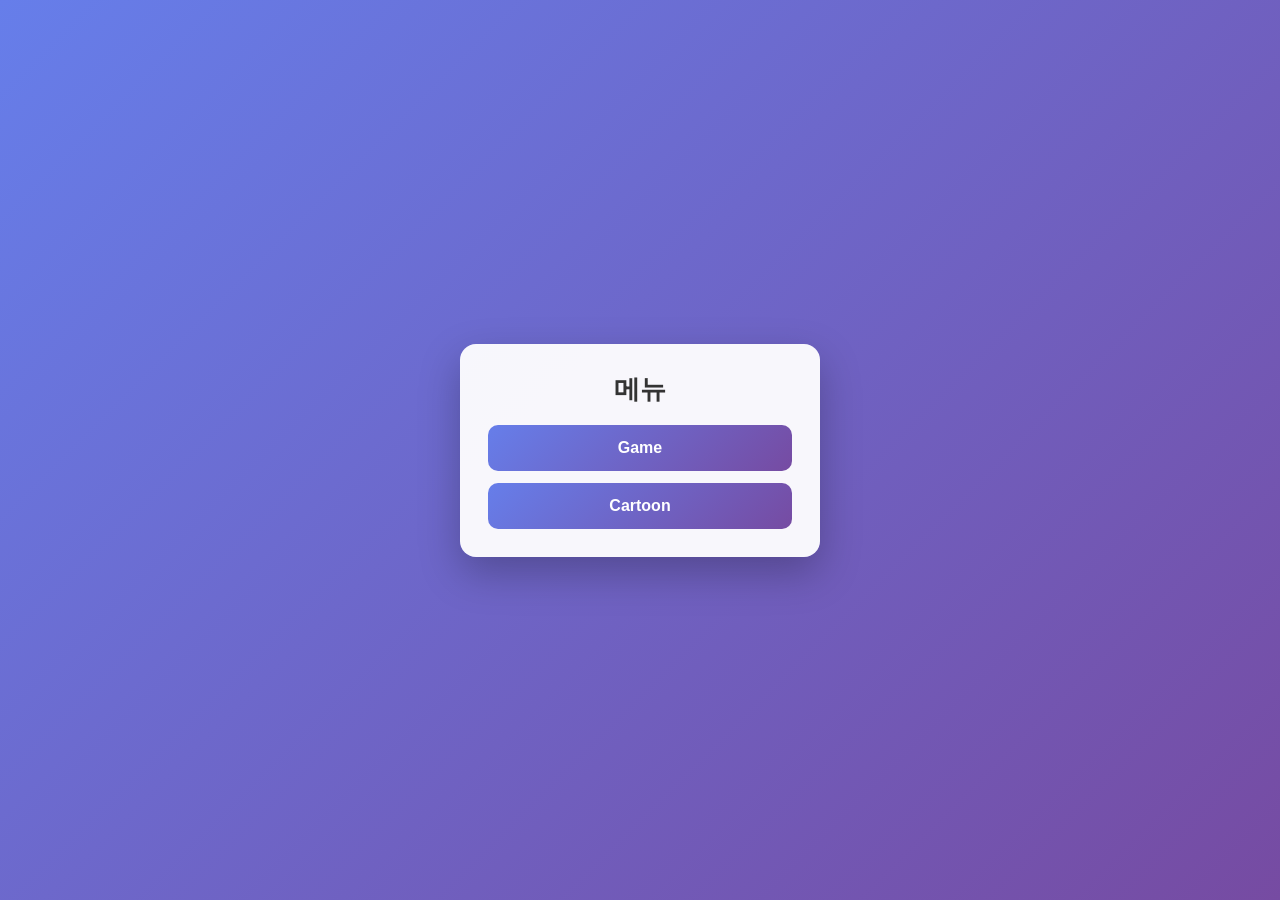
<file: index.html>
<!DOCTYPE html>
<html lang="ko">
<head>
    <meta charset="UTF-8">
    <meta name="viewport" content="width=device-width, initial-scale=1.0">
    <title>메뉴 페이지</title>
    <style>
        * {
            margin: 0;
            padding: 0;
            box-sizing: border-box;
        }

        body {
            font-family: 'Segoe UI', Tahoma, Geneva, Verdana, sans-serif;
            background: linear-gradient(135deg, #667eea 0%, #764ba2 100%);
            min-height: 100vh;
            display: flex;
            justify-content: center;
            align-items: center;
            padding: 20px;
        }

        .menu-container {
            background: rgba(255, 255, 255, 0.95);
            border-radius: 16px;
            padding: 28px;
            width: 100%;
            max-width: 360px;
            box-shadow: 0 16px 40px rgba(0, 0, 0, 0.25);
            text-align: center;
        }

        h1 {
            margin-bottom: 18px;
            color: #333;
            font-size: 26px;
        }

        .menu-links {
            display: grid;
            gap: 12px;
        }

        .menu-link {
            display: block;
            text-decoration: none;
            font-weight: 600;
            color: #fff;
            background: linear-gradient(135deg, #667eea 0%, #764ba2 100%);
            border-radius: 10px;
            padding: 14px 16px;
            transition: transform 0.2s ease;
        }

        .menu-link:hover {
            transform: translateY(-2px);
        }
    </style>
</head>
<body>
    <div class="menu-container">
        <h1>메뉴</h1>
        <div class="menu-links">
            <a class="menu-link" href="game.html">Game</a>
            <a class="menu-link" href="cartoon.html">Cartoon</a>
        </div>
    </div>
</body>
</html>
</file>
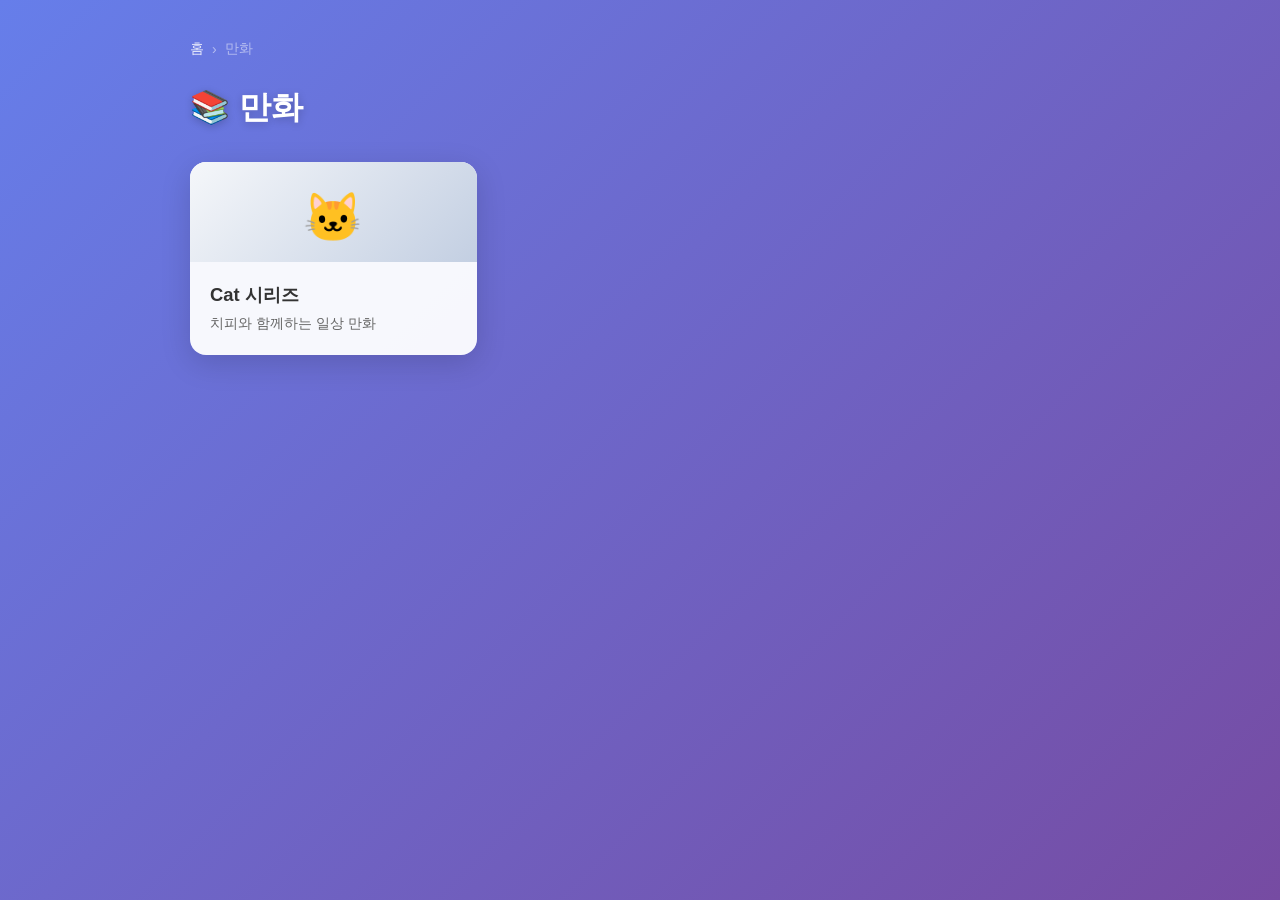
<file: comics/index.html>
<!DOCTYPE html>
<html lang="ko">
<head>
    <meta charset="UTF-8">
    <meta name="viewport" content="width=device-width, initial-scale=1.0">
    <title>만화 - skhx2222</title>
    <link rel="stylesheet" href="../shared.css">
</head>
<body>
    <div class="page-wrapper">
        <nav class="breadcrumb">
            <a href="../">홈</a> <span>›</span> <span>만화</span>
        </nav>
        <h1 class="page-title">📚 만화</h1>
        <div class="card-grid">
            <a href="cat/" class="card">
                <div class="card-icon">🐱</div>
                <div class="card-body">
                    <h2 class="card-title">Cat 시리즈</h2>
                    <p class="card-desc">치피와 함께하는 일상 만화</p>
                </div>
            </a>
        </div>
    </div>
</body>
</html>
</file>
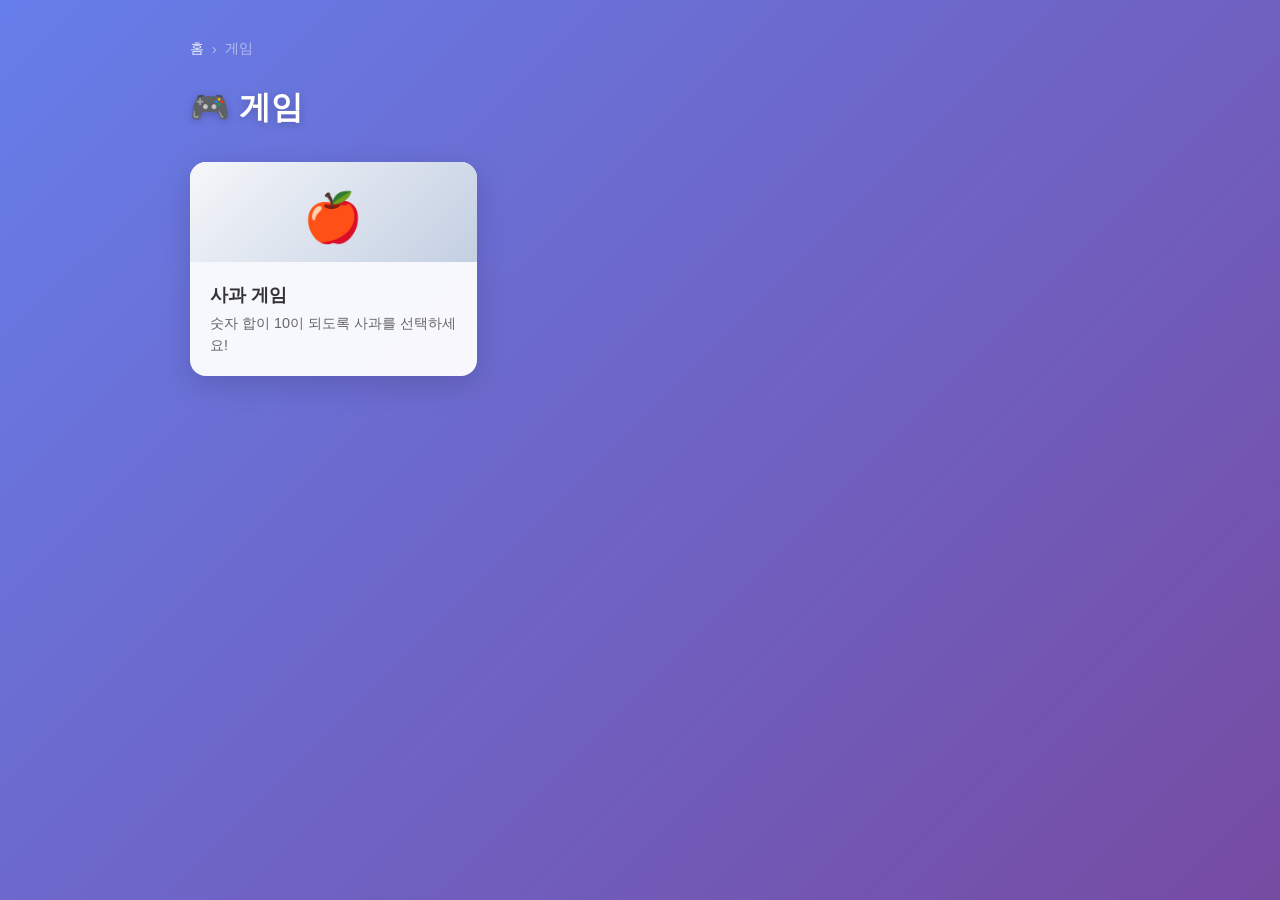
<file: games/index.html>
<!DOCTYPE html>
<html lang="ko">
<head>
    <meta charset="UTF-8">
    <meta name="viewport" content="width=device-width, initial-scale=1.0">
    <title>게임 - skhx2222</title>
    <link rel="stylesheet" href="../shared.css">
</head>
<body>
    <div class="page-wrapper">
        <nav class="breadcrumb">
            <a href="../">홈</a> <span>›</span> <span>게임</span>
        </nav>
        <h1 class="page-title">🎮 게임</h1>
        <div class="card-grid">
            <a href="apple/" class="card">
                <div class="card-icon">🍎</div>
                <div class="card-body">
                    <h2 class="card-title">사과 게임</h2>
                    <p class="card-desc">숫자 합이 10이 되도록 사과를 선택하세요!</p>
                </div>
            </a>
        </div>
    </div>
</body>
</html>
</file>
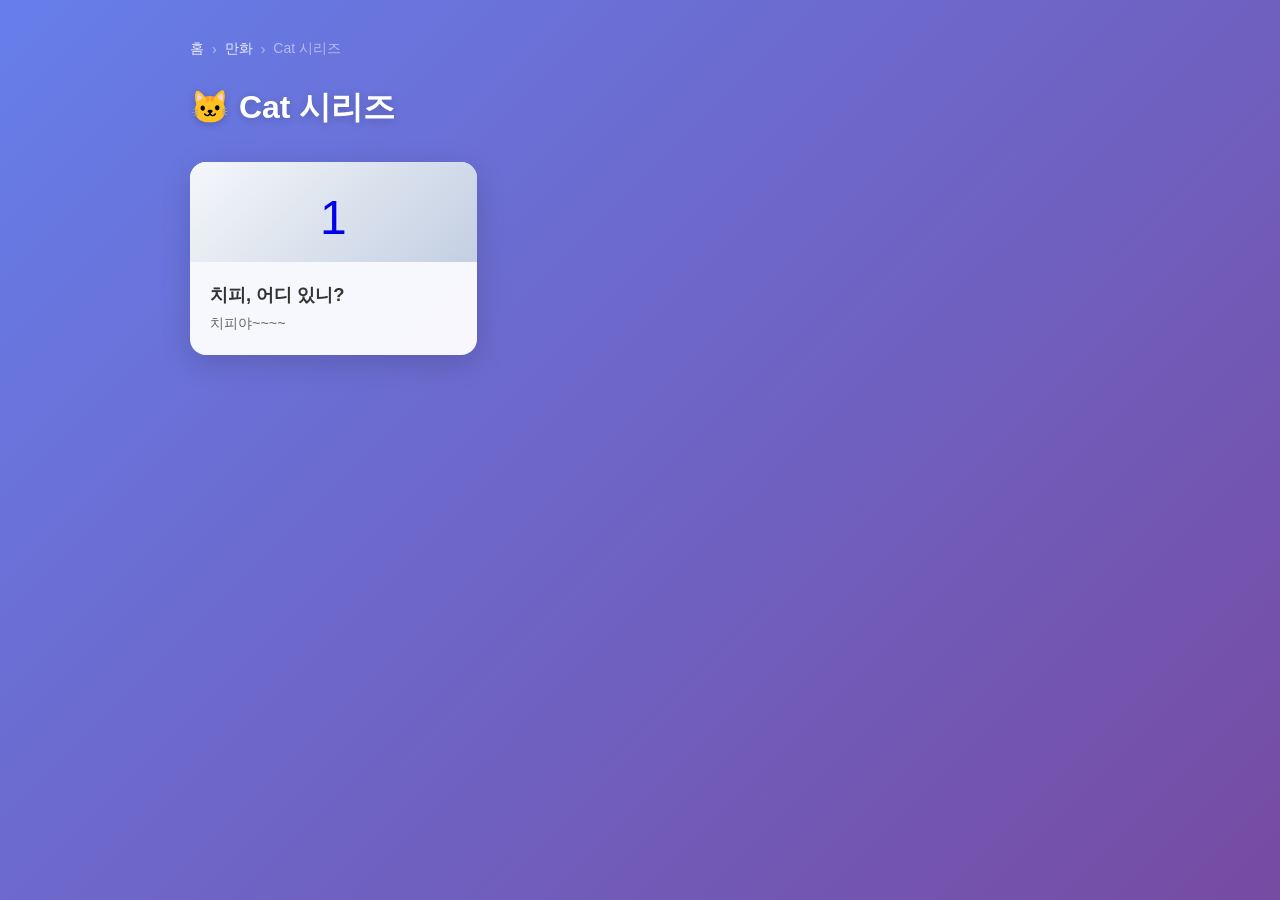
<file: comics/cat/index.html>
<!DOCTYPE html>
<html lang="ko">
<head>
    <meta charset="UTF-8">
    <meta name="viewport" content="width=device-width, initial-scale=1.0">
    <title>Cat 시리즈 - skhx2222</title>
    <link rel="stylesheet" href="../../shared.css">
</head>
<body>
    <div class="page-wrapper">
        <nav class="breadcrumb">
            <a href="../../">홈</a> <span>›</span>
            <a href="../">만화</a> <span>›</span>
            <span>Cat 시리즈</span>
        </nav>
        <h1 class="page-title">🐱 Cat 시리즈</h1>
        <div class="card-grid">
            <a href="1/" class="card">
                <div class="card-icon">1</div>
                <div class="card-body">
                    <h2 class="card-title">치피, 어디 있니?</h2>
                    <p class="card-desc">치피야~~~~</p>
                </div>
            </a>
        </div>
    </div>
</body>
</html>
</file>
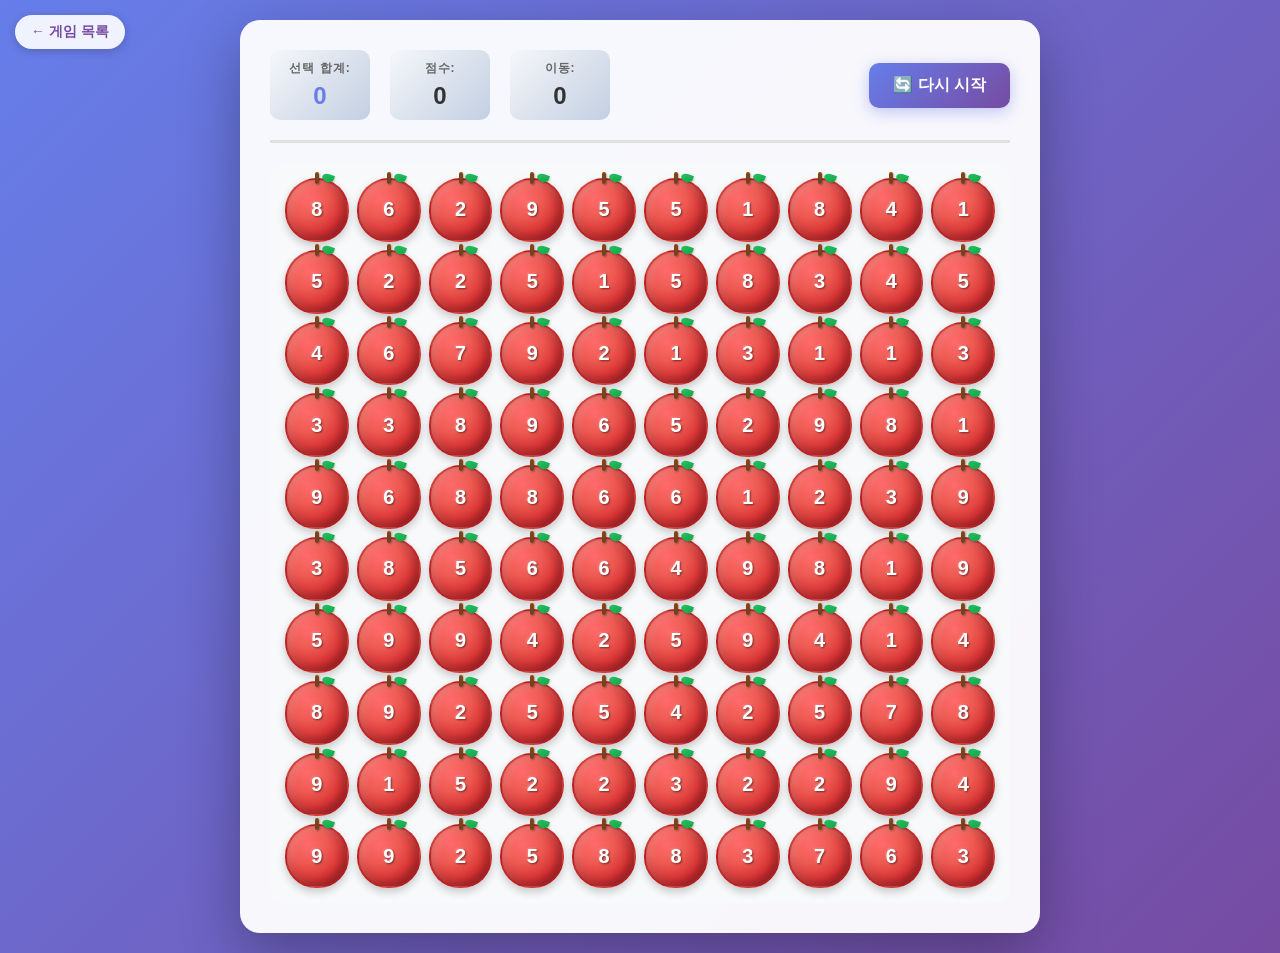
<file: games/apple/index.html>
<!DOCTYPE html>
<html lang="ko">
<head>
    <meta charset="UTF-8">
    <meta name="viewport" content="width=device-width, initial-scale=1.0">
    <title>사과 게임 - Apple Number Game</title>
    <link rel="stylesheet" href="styles.css">
    <style>
        .back-nav {
            position: fixed;
            top: 15px;
            left: 15px;
            z-index: 100;
        }
        .back-btn {
            display: inline-flex;
            align-items: center;
            gap: 6px;
            padding: 8px 16px;
            background: rgba(255,255,255,0.9);
            color: #764ba2;
            font-weight: 600;
            font-size: 14px;
            border-radius: 20px;
            text-decoration: none;
            box-shadow: 0 2px 10px rgba(0,0,0,0.2);
            transition: all 0.2s;
        }
        .back-btn:hover {
            background: white;
            box-shadow: 0 4px 15px rgba(0,0,0,0.3);
        }
    </style>
</head>
<body>
    <nav class="back-nav">
        <a href="../" class="back-btn">← 게임 목록</a>
    </nav>
    <div id="game-container">
        <div id="game-header">
            <div class="info-panel">
                <div id="selection-sum" class="info-item">
                    <span class="info-label">선택 합계:</span>
                    <span id="sum-value" class="info-value">0</span>
                </div>
                <div id="score-display" class="info-item">
                    <span class="info-label">점수:</span>
                    <span id="score-value" class="info-value">0</span>
                </div>
                <div id="moves-display" class="info-item">
                    <span class="info-label">이동:</span>
                    <span id="moves-value" class="info-value">0</span>
                </div>
            </div>
            <button id="restart-button">🔄 다시 시작</button>
        </div>
        <div id="game-grid"></div>
    </div>
    <script src="game.js"></script>
</body>
</html>
</file>
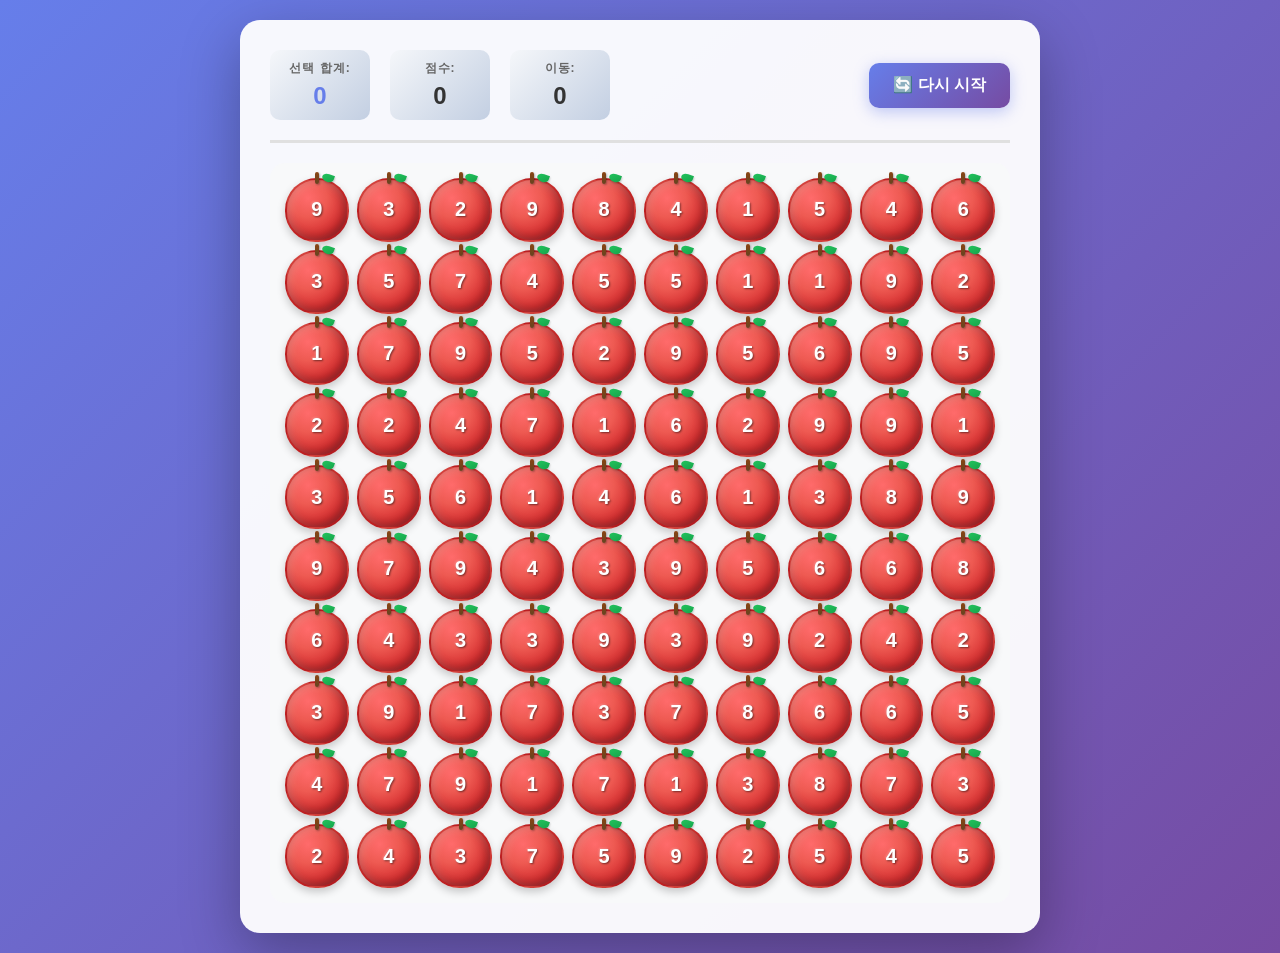
<file: apple-game.html>
<!DOCTYPE html>
<html lang="ko">
<head>
    <meta charset="UTF-8">
    <meta name="viewport" content="width=device-width, initial-scale=1.0">
    <title>사과 게임 - Apple Number Game</title>
    <link rel="stylesheet" href="styles.css">
</head>
<body>
    <div id="game-container">
        <div id="game-header">
            <div class="info-panel">
                <div id="selection-sum" class="info-item">
                    <span class="info-label">선택 합계:</span>
                    <span id="sum-value" class="info-value">0</span>
                </div>
                <div id="score-display" class="info-item">
                    <span class="info-label">점수:</span>
                    <span id="score-value" class="info-value">0</span>
                </div>
                <div id="moves-display" class="info-item">
                    <span class="info-label">이동:</span>
                    <span id="moves-value" class="info-value">0</span>
                </div>
            </div>
            <button id="restart-button">🔄 다시 시작</button>
        </div>
        <div id="game-grid"></div>
    </div>
    <script src="game.js"></script>
</body>
</html>
</file>
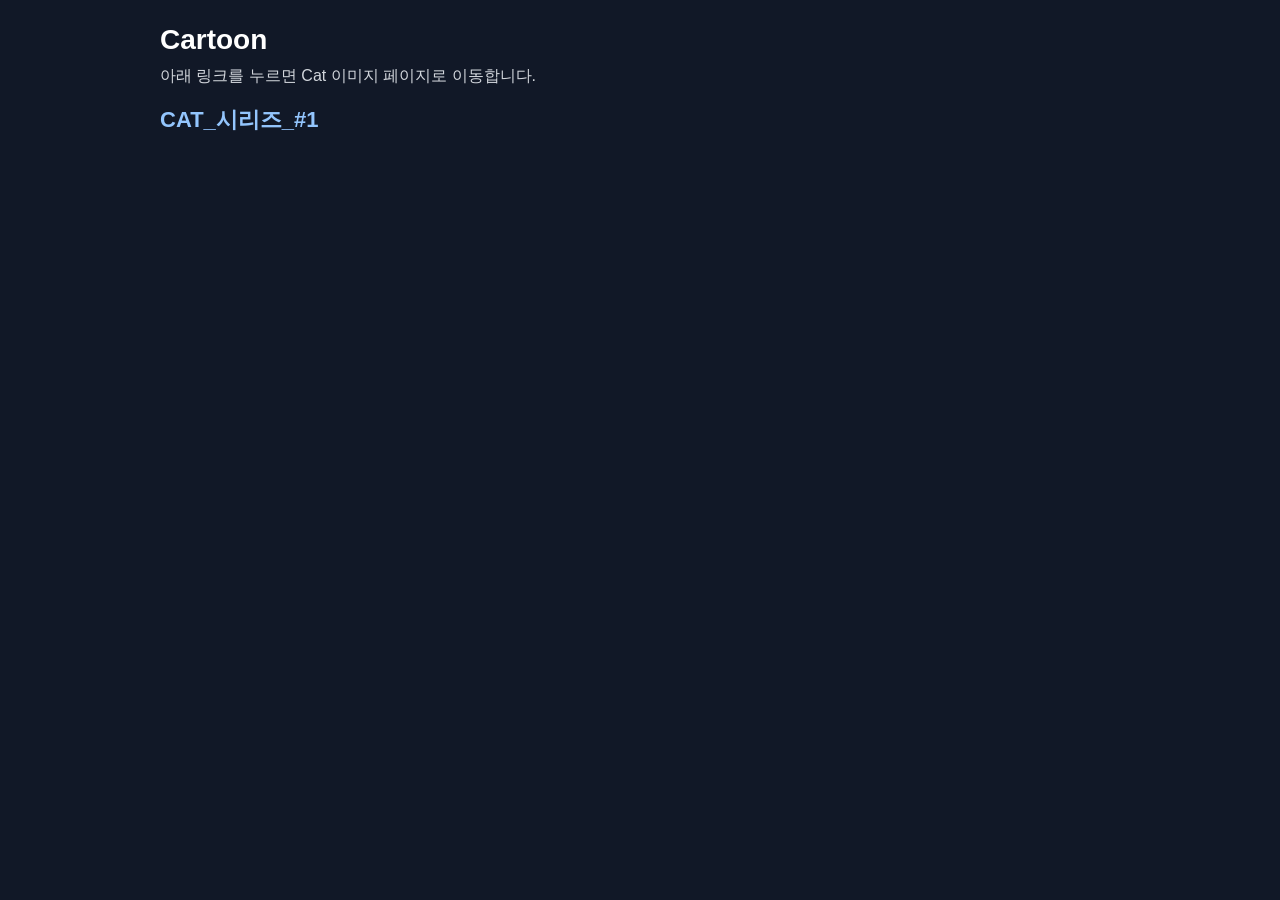
<file: cartoon.html>
<!DOCTYPE html>
<html lang="ko">
<head>
    <meta charset="UTF-8">
    <meta name="viewport" content="width=device-width, initial-scale=1.0">
    <title>Cartoon</title>
    <style>
        * {
            box-sizing: border-box;
            margin: 0;
            padding: 0;
        }

        body {
            font-family: "Segoe UI", Tahoma, Geneva, Verdana, sans-serif;
            min-height: 100vh;
            background: #111827;
            color: #ffffff;
            padding: 24px;
        }

        .wrap {
            width: 100%;
            max-width: 960px;
            margin: 0 auto;
        }

        h1 {
            margin-bottom: 10px;
            font-size: 28px;
        }

        .help-text {
            color: #d1d5db;
            margin-bottom: 10px;
        }

        .series-link {
            display: inline-block;
            margin-top: 8px;
            color: #93c5fd;
            font-size: 22px;
            font-weight: 700;
            text-decoration: none;
        }

        .series-link:hover {
            text-decoration: underline;
        }
    </style>
</head>
<body>
    <main class="wrap">
        <h1>Cartoon</h1>
        <p class="help-text">아래 링크를 누르면 Cat 이미지 페이지로 이동합니다.</p>
        <a class="series-link" href="/images/cartoon_cat_1_260723.png">CAT_시리즈_#1</a>
    </main>
</body>
</html>
</file>
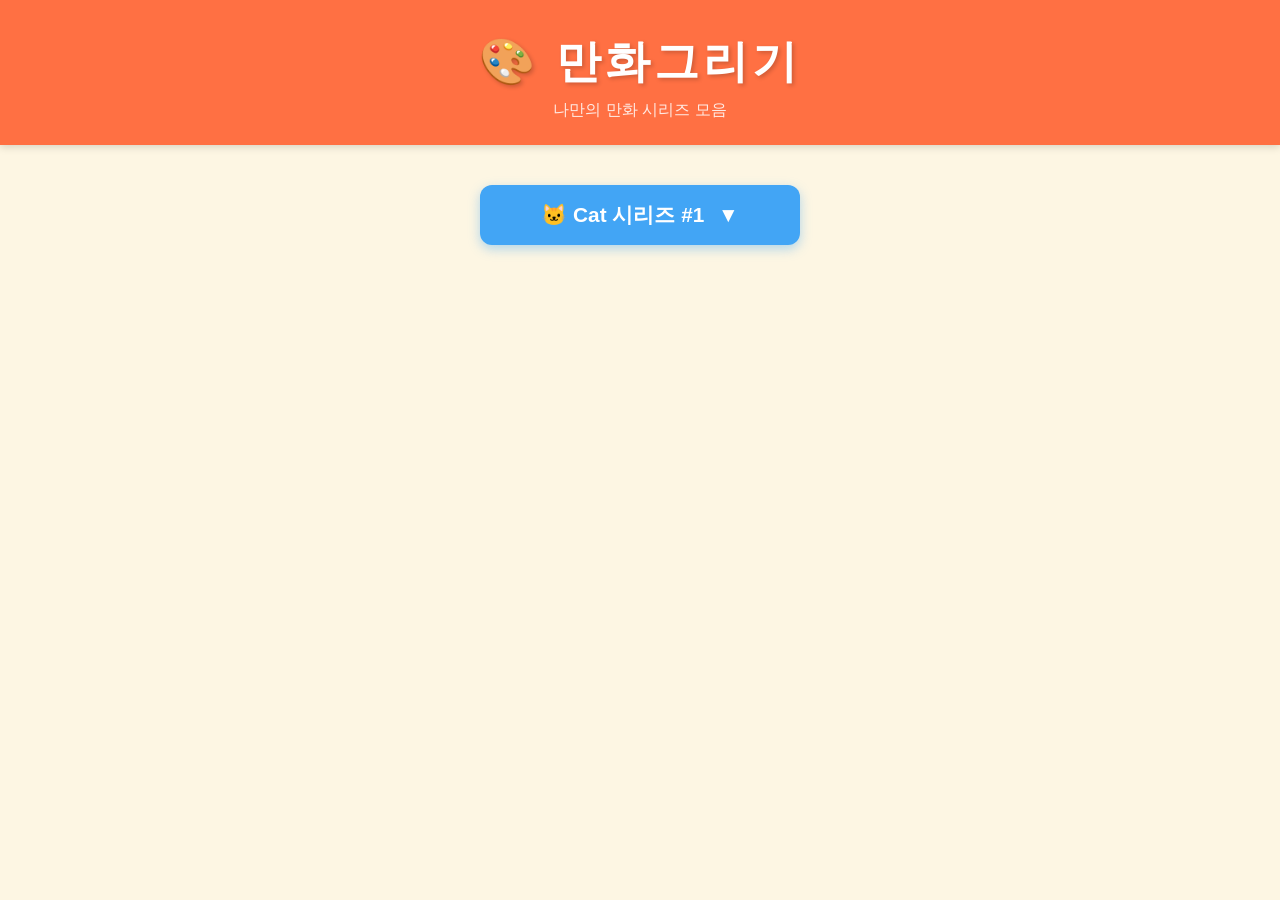
<file: comics.html>
<!DOCTYPE html>
<html lang="ko">
<head>
    <meta charset="UTF-8">
    <meta name="viewport" content="width=device-width, initial-scale=1.0">
    <title>만화그리기</title>
    <style>
        * {
            box-sizing: border-box;
            margin: 0;
            padding: 0;
        }

        body {
            font-family: 'Segoe UI', sans-serif;
            background: #fdf6e3;
            color: #333;
            min-height: 100vh;
        }

        header {
            background: #ff7043;
            color: white;
            text-align: center;
            padding: 32px 16px 24px;
            box-shadow: 0 2px 8px rgba(0,0,0,0.15);
        }

        header h1 {
            font-size: 2.8rem;
            letter-spacing: 4px;
            text-shadow: 2px 2px 4px rgba(0,0,0,0.2);
        }

        header p {
            margin-top: 8px;
            font-size: 1rem;
            opacity: 0.85;
        }

        main {
            max-width: 900px;
            margin: 40px auto;
            padding: 0 16px;
        }

        .series-btn {
            display: block;
            width: 100%;
            max-width: 320px;
            margin: 0 auto 32px;
            padding: 16px 32px;
            font-size: 1.3rem;
            font-weight: bold;
            color: white;
            background: #42a5f5;
            border: none;
            border-radius: 12px;
            cursor: pointer;
            box-shadow: 0 4px 12px rgba(66,165,245,0.4);
            transition: background 0.2s, transform 0.1s;
        }

        .series-btn:hover {
            background: #1e88e5;
            transform: translateY(-2px);
        }

        .series-btn:active {
            transform: translateY(0);
        }

        .series-btn .arrow {
            margin-left: 8px;
            display: inline-block;
            transition: transform 0.3s;
        }

        .series-btn.open .arrow {
            transform: rotate(180deg);
        }

        #cat1-gallery {
            display: none;
            animation: fadeIn 0.35s ease;
        }

        #cat1-gallery.visible {
            display: block;
        }

        @keyframes fadeIn {
            from { opacity: 0; transform: translateY(10px); }
            to   { opacity: 1; transform: translateY(0); }
        }

        .gallery-grid {
            display: grid;
            grid-template-columns: repeat(auto-fill, minmax(260px, 1fr));
            gap: 20px;
            margin-top: 8px;
        }

        .comic-panel {
            background: white;
            border: 3px solid #333;
            border-radius: 8px;
            overflow: hidden;
            box-shadow: 4px 4px 0 #333;
        }

        .comic-panel img {
            width: 100%;
            height: auto;
            display: block;
        }

        .comic-panel .caption {
            padding: 10px 14px;
            font-size: 0.9rem;
            font-weight: bold;
            border-top: 2px solid #eee;
            text-align: center;
            background: #fffde7;
        }

        .placeholder {
            width: 100%;
            aspect-ratio: 3/4;
            background: repeating-linear-gradient(
                45deg,
                #f5f5f5,
                #f5f5f5 10px,
                #eeeeee 10px,
                #eeeeee 20px
            );
            display: flex;
            align-items: center;
            justify-content: center;
            font-size: 2.5rem;
            color: #bbb;
        }
    </style>
</head>
<body>

<header>
    <h1>🎨 만화그리기</h1>
    <p>나만의 만화 시리즈 모음</p>
</header>

<main>
    <button class="series-btn" id="cat1-btn" onclick="toggleGallery()">
        🐱 Cat 시리즈 #1 <span class="arrow">▼</span>
    </button>

    <div id="cat1-gallery">
        <div class="gallery-grid" id="gallery-grid">
            <!-- 이미지가 추가되면 자동으로 표시됩니다 -->
        </div>
    </div>
</main>

<script>
    // 이미지 목록: comics/cat1/ 폴더에 이미지를 추가하면 여기에 경로를 넣어주세요.
    // 예: { src: 'comics/cat1/page1.jpg', caption: '1페이지' }
    const cat1Images = [
        // { src: 'comics/cat1/page1.jpg', caption: '1페이지' },
        // { src: 'comics/cat1/page2.jpg', caption: '2페이지' },
    ];

    function buildGallery() {
        const grid = document.getElementById('gallery-grid');
        if (cat1Images.length === 0) {
            grid.innerHTML = '<p style="text-align:center;color:#999;padding:40px 0;font-size:1.1rem;">🖼️ 이미지를 준비 중입니다...</p>';
            return;
        }
        cat1Images.forEach(img => {
            const panel = document.createElement('div');
            panel.className = 'comic-panel';
            panel.innerHTML = `
                <img src="${img.src}" alt="${img.caption}" loading="lazy">
                <div class="caption">${img.caption}</div>
            `;
            grid.appendChild(panel);
        });
    }

    function toggleGallery() {
        const gallery = document.getElementById('cat1-gallery');
        const btn = document.getElementById('cat1-btn');
        const isOpen = gallery.classList.contains('visible');
        if (isOpen) {
            gallery.classList.remove('visible');
            btn.classList.remove('open');
        } else {
            gallery.classList.add('visible');
            btn.classList.add('open');
        }
    }

    buildGallery();
</script>

</body>
</html>
</file>
<file: shared.css>
* {
    margin: 0;
    padding: 0;
    box-sizing: border-box;
}

body {
    font-family: 'Segoe UI', Tahoma, Geneva, Verdana, sans-serif;
    background: linear-gradient(135deg, #667eea 0%, #764ba2 100%);
    min-height: 100vh;
    padding: 40px 20px;
}

.page-wrapper {
    max-width: 900px;
    margin: 0 auto;
}

/* Breadcrumb */
.breadcrumb {
    display: flex;
    align-items: center;
    gap: 8px;
    margin-bottom: 28px;
    font-size: 14px;
    color: rgba(255, 255, 255, 0.8);
}

.breadcrumb a {
    color: rgba(255, 255, 255, 0.85);
    text-decoration: none;
    font-weight: 500;
    transition: color 0.2s;
}

.breadcrumb a:hover {
    color: white;
    text-decoration: underline;
}

.breadcrumb span:not(a) {
    color: rgba(255, 255, 255, 0.5);
}

/* Page title */
.page-title {
    font-size: 2rem;
    font-weight: 700;
    color: white;
    margin-bottom: 32px;
    text-shadow: 0 2px 8px rgba(0, 0, 0, 0.2);
}

/* Card grid */
.card-grid {
    display: grid;
    grid-template-columns: repeat(auto-fill, minmax(240px, 1fr));
    gap: 20px;
}

.card {
    display: flex;
    flex-direction: column;
    background: rgba(255, 255, 255, 0.95);
    border-radius: 16px;
    overflow: hidden;
    text-decoration: none;
    box-shadow: 0 8px 30px rgba(0, 0, 0, 0.15);
    transition: transform 0.25s ease, box-shadow 0.25s ease;
}

.card:hover {
    transform: translateY(-6px);
    box-shadow: 0 16px 40px rgba(0, 0, 0, 0.25);
}

.card-icon {
    display: flex;
    align-items: center;
    justify-content: center;
    font-size: 3rem;
    padding: 32px 20px 20px;
    background: linear-gradient(135deg, #f5f7fa 0%, #c3cfe2 100%);
    line-height: 1;
}

.card-body {
    padding: 20px;
}

.card-title {
    font-size: 1.15rem;
    font-weight: 700;
    color: #333;
    margin-bottom: 6px;
}

.card-desc {
    font-size: 0.9rem;
    color: #666;
    line-height: 1.5;
}

@media (max-width: 480px) {
    body {
        padding: 24px 16px;
    }

    .page-title {
        font-size: 1.5rem;
    }

    .card-grid {
        grid-template-columns: 1fr;
    }
}
</file>
<file: games/apple/styles.css>
* {
    margin: 0;
    padding: 0;
    box-sizing: border-box;
}

body {
    font-family: 'Segoe UI', Tahoma, Geneva, Verdana, sans-serif;
    background: linear-gradient(135deg, #667eea 0%, #764ba2 100%);
    min-height: 100vh;
    display: flex;
    justify-content: center;
    align-items: center;
    padding: 20px;
}

#game-container {
    background: rgba(255, 255, 255, 0.95);
    border-radius: 20px;
    padding: 30px;
    box-shadow: 0 20px 60px rgba(0, 0, 0, 0.3);
    max-width: 800px;
    width: 100%;
}

#game-header {
    display: flex;
    justify-content: space-between;
    align-items: center;
    margin-bottom: 20px;
    padding-bottom: 20px;
    border-bottom: 3px solid #e0e0e0;
}

.info-panel {
    display: flex;
    gap: 20px;
    flex-wrap: wrap;
}

.info-item {
    display: flex;
    flex-direction: column;
    align-items: center;
    padding: 10px 15px;
    background: linear-gradient(135deg, #f5f7fa 0%, #c3cfe2 100%);
    border-radius: 10px;
    min-width: 100px;
}

.info-label {
    font-size: 12px;
    color: #666;
    font-weight: 600;
    text-transform: uppercase;
    letter-spacing: 1px;
    margin-bottom: 5px;
}

.info-value {
    font-size: 24px;
    font-weight: bold;
    color: #333;
}

#selection-sum .info-value {
    color: #667eea;
    transition: all 0.3s ease;
}

#selection-sum.sum-valid .info-value {
    color: #10b981;
    transform: scale(1.1);
}

#selection-sum.sum-invalid .info-value {
    color: #ef4444;
}

#restart-button {
    padding: 12px 24px;
    font-size: 16px;
    font-weight: 600;
    background: linear-gradient(135deg, #667eea 0%, #764ba2 100%);
    color: white;
    border: none;
    border-radius: 10px;
    cursor: pointer;
    transition: all 0.3s ease;
    box-shadow: 0 4px 15px rgba(102, 126, 234, 0.4);
}

#restart-button:hover {
    transform: translateY(-2px);
    box-shadow: 0 6px 20px rgba(102, 126, 234, 0.6);
}

#restart-button:active {
    transform: translateY(0);
}

#game-grid {
    display: grid;
    grid-template-columns: repeat(10, 1fr);
    gap: 8px;
    background: #f8f9fa;
    padding: 15px;
    border-radius: 15px;
    user-select: none;
}

.apple {
    aspect-ratio: 1;
    display: flex;
    align-items: center;
    justify-content: center;
    position: relative;
    cursor: pointer;
    border-radius: 50% 50% 48% 48%;
    background: radial-gradient(circle at 35% 30%, #ff6b6b, #ee5a52, #d63031, #a71d2a);
    box-shadow: 
        inset -3px -3px 10px rgba(0, 0, 0, 0.3),
        inset 3px 3px 10px rgba(255, 255, 255, 0.2),
        0 4px 8px rgba(0, 0, 0, 0.2);
    transition: all 0.2s ease;
    border: 2px solid rgba(139, 0, 0, 0.3);
}

.apple::before {
    content: '';
    position: absolute;
    top: -8px;
    left: 50%;
    transform: translateX(-50%);
    width: 4px;
    height: 12px;
    background: linear-gradient(to bottom, #8b4513, #654321);
    border-radius: 2px;
    box-shadow: 1px 1px 2px rgba(0, 0, 0, 0.3);
}

.apple::after {
    content: '';
    position: absolute;
    top: -6px;
    left: 58%;
    width: 12px;
    height: 8px;
    background: linear-gradient(135deg, #22c55e, #16a34a);
    border-radius: 50% 0 50% 50%;
    transform: rotate(20deg);
    box-shadow: 1px 1px 2px rgba(0, 0, 0, 0.2);
}

.apple-number {
    font-size: 20px;
    font-weight: bold;
    color: white;
    text-shadow: 
        1px 1px 2px rgba(0, 0, 0, 0.5),
        -1px -1px 2px rgba(255, 255, 255, 0.2);
    z-index: 1;
}

.apple:hover {
    transform: scale(1.05);
    box-shadow: 
        inset -3px -3px 10px rgba(0, 0, 0, 0.3),
        inset 3px 3px 10px rgba(255, 255, 255, 0.2),
        0 6px 12px rgba(0, 0, 0, 0.3);
}

.apple.selected {
    background: radial-gradient(circle at 35% 30%, #ffd93d, #ffb800, #ff8c00, #ff6b00);
    border: 3px solid #fff700;
    box-shadow: 
        inset -3px -3px 10px rgba(0, 0, 0, 0.2),
        inset 3px 3px 10px rgba(255, 255, 255, 0.3),
        0 0 20px rgba(255, 215, 0, 0.8);
    transform: scale(1.05);
}

.apple.removing {
    animation: removeApple 0.5s ease-out forwards;
}

@keyframes removeApple {
    0% {
        transform: scale(1);
        opacity: 1;
    }
    50% {
        transform: scale(1.2) rotate(10deg);
        opacity: 0.7;
    }
    100% {
        transform: scale(0);
        opacity: 0;
    }
}

.apple.appearing {
    animation: appearApple 0.4s ease-out;
}

@keyframes appearApple {
    0% {
        transform: scale(0);
        opacity: 0;
    }
    50% {
        transform: scale(1.1);
    }
    100% {
        transform: scale(1);
        opacity: 1;
    }
}

@media (max-width: 768px) {
    #game-container {
        padding: 20px;
    }
    
    #game-header {
        flex-direction: column;
        gap: 15px;
    }
    
    .info-panel {
        justify-content: center;
        gap: 10px;
    }
    
    .info-item {
        min-width: 80px;
        padding: 8px 12px;
    }
    
    .info-value {
        font-size: 20px;
    }
    
    #game-grid {
        gap: 6px;
        padding: 10px;
    }
    
    .apple-number {
        font-size: 16px;
    }
}

@media (max-width: 480px) {
    #game-grid {
        gap: 4px;
        padding: 8px;
    }
    
    .apple-number {
        font-size: 14px;
    }
}
</file>
<file: styles.css>
* {
    margin: 0;
    padding: 0;
    box-sizing: border-box;
}

body {
    font-family: 'Segoe UI', Tahoma, Geneva, Verdana, sans-serif;
    background: linear-gradient(135deg, #667eea 0%, #764ba2 100%);
    min-height: 100vh;
    display: flex;
    justify-content: center;
    align-items: center;
    padding: 20px;
}

#game-container {
    background: rgba(255, 255, 255, 0.95);
    border-radius: 20px;
    padding: 30px;
    box-shadow: 0 20px 60px rgba(0, 0, 0, 0.3);
    max-width: 800px;
    width: 100%;
}

#game-header {
    display: flex;
    justify-content: space-between;
    align-items: center;
    margin-bottom: 20px;
    padding-bottom: 20px;
    border-bottom: 3px solid #e0e0e0;
}

.info-panel {
    display: flex;
    gap: 20px;
    flex-wrap: wrap;
}

.info-item {
    display: flex;
    flex-direction: column;
    align-items: center;
    padding: 10px 15px;
    background: linear-gradient(135deg, #f5f7fa 0%, #c3cfe2 100%);
    border-radius: 10px;
    min-width: 100px;
}

.info-label {
    font-size: 12px;
    color: #666;
    font-weight: 600;
    text-transform: uppercase;
    letter-spacing: 1px;
    margin-bottom: 5px;
}

.info-value {
    font-size: 24px;
    font-weight: bold;
    color: #333;
}

#selection-sum .info-value {
    color: #667eea;
    transition: all 0.3s ease;
}

#selection-sum.sum-valid .info-value {
    color: #10b981;
    transform: scale(1.1);
}

#selection-sum.sum-invalid .info-value {
    color: #ef4444;
}

#comic-link {
    padding: 12px 24px;
    font-size: 16px;
    font-weight: 600;
    background: linear-gradient(135deg, #f093fb 0%, #f5576c 100%);
    color: white;
    border: none;
    border-radius: 10px;
    cursor: pointer;
    text-decoration: none;
    transition: all 0.3s ease;
    box-shadow: 0 4px 15px rgba(245, 87, 108, 0.4);
}

#comic-link:hover {
    transform: translateY(-2px);
    box-shadow: 0 6px 20px rgba(245, 87, 108, 0.6);
}

#restart-button {
    padding: 12px 24px;
    font-size: 16px;
    font-weight: 600;
    background: linear-gradient(135deg, #667eea 0%, #764ba2 100%);
    color: white;
    border: none;
    border-radius: 10px;
    cursor: pointer;
    transition: all 0.3s ease;
    box-shadow: 0 4px 15px rgba(102, 126, 234, 0.4);
}

#restart-button:hover {
    transform: translateY(-2px);
    box-shadow: 0 6px 20px rgba(102, 126, 234, 0.6);
}

#restart-button:active {
    transform: translateY(0);
}

#game-grid {
    display: grid;
    grid-template-columns: repeat(10, 1fr);
    gap: 8px;
    background: #f8f9fa;
    padding: 15px;
    border-radius: 15px;
    user-select: none;
}

.apple {
    aspect-ratio: 1;
    display: flex;
    align-items: center;
    justify-content: center;
    position: relative;
    cursor: pointer;
    border-radius: 50% 50% 48% 48%;
    background: radial-gradient(circle at 35% 30%, #ff6b6b, #ee5a52, #d63031, #a71d2a);
    box-shadow: 
        inset -3px -3px 10px rgba(0, 0, 0, 0.3),
        inset 3px 3px 10px rgba(255, 255, 255, 0.2),
        0 4px 8px rgba(0, 0, 0, 0.2);
    transition: all 0.2s ease;
    border: 2px solid rgba(139, 0, 0, 0.3);
}

.apple::before {
    content: '';
    position: absolute;
    top: -8px;
    left: 50%;
    transform: translateX(-50%);
    width: 4px;
    height: 12px;
    background: linear-gradient(to bottom, #8b4513, #654321);
    border-radius: 2px;
    box-shadow: 1px 1px 2px rgba(0, 0, 0, 0.3);
}

.apple::after {
    content: '';
    position: absolute;
    top: -6px;
    left: 58%;
    width: 12px;
    height: 8px;
    background: linear-gradient(135deg, #22c55e, #16a34a);
    border-radius: 50% 0 50% 50%;
    transform: rotate(20deg);
    box-shadow: 1px 1px 2px rgba(0, 0, 0, 0.2);
}

.apple-number {
    font-size: 20px;
    font-weight: bold;
    color: white;
    text-shadow: 
        1px 1px 2px rgba(0, 0, 0, 0.5),
        -1px -1px 2px rgba(255, 255, 255, 0.2);
    z-index: 1;
}

.apple:hover {
    transform: scale(1.05);
    box-shadow: 
        inset -3px -3px 10px rgba(0, 0, 0, 0.3),
        inset 3px 3px 10px rgba(255, 255, 255, 0.2),
        0 6px 12px rgba(0, 0, 0, 0.3);
}

.apple.selected {
    background: radial-gradient(circle at 35% 30%, #ffd93d, #ffb800, #ff8c00, #ff6b00);
    border: 3px solid #fff700;
    box-shadow: 
        inset -3px -3px 10px rgba(0, 0, 0, 0.2),
        inset 3px 3px 10px rgba(255, 255, 255, 0.3),
        0 0 20px rgba(255, 215, 0, 0.8);
    transform: scale(1.05);
}

.apple.removing {
    animation: removeApple 0.5s ease-out forwards;
}

@keyframes removeApple {
    0% {
        transform: scale(1);
        opacity: 1;
    }
    50% {
        transform: scale(1.2) rotate(10deg);
        opacity: 0.7;
    }
    100% {
        transform: scale(0);
        opacity: 0;
    }
}

.apple.appearing {
    animation: appearApple 0.4s ease-out;
}

@keyframes appearApple {
    0% {
        transform: scale(0);
        opacity: 0;
    }
    50% {
        transform: scale(1.1);
    }
    100% {
        transform: scale(1);
        opacity: 1;
    }
}

@media (max-width: 768px) {
    #game-container {
        padding: 20px;
    }
    
    #game-header {
        flex-direction: column;
        gap: 15px;
    }
    
    .info-panel {
        justify-content: center;
        gap: 10px;
    }
    
    .info-item {
        min-width: 80px;
        padding: 8px 12px;
    }
    
    .info-value {
        font-size: 20px;
    }
    
    #game-grid {
        gap: 6px;
        padding: 10px;
    }
    
    .apple-number {
        font-size: 16px;
    }
}

@media (max-width: 480px) {
    #game-grid {
        gap: 4px;
        padding: 8px;
    }
    
    .apple-number {
        font-size: 14px;
    }
}
</file>
